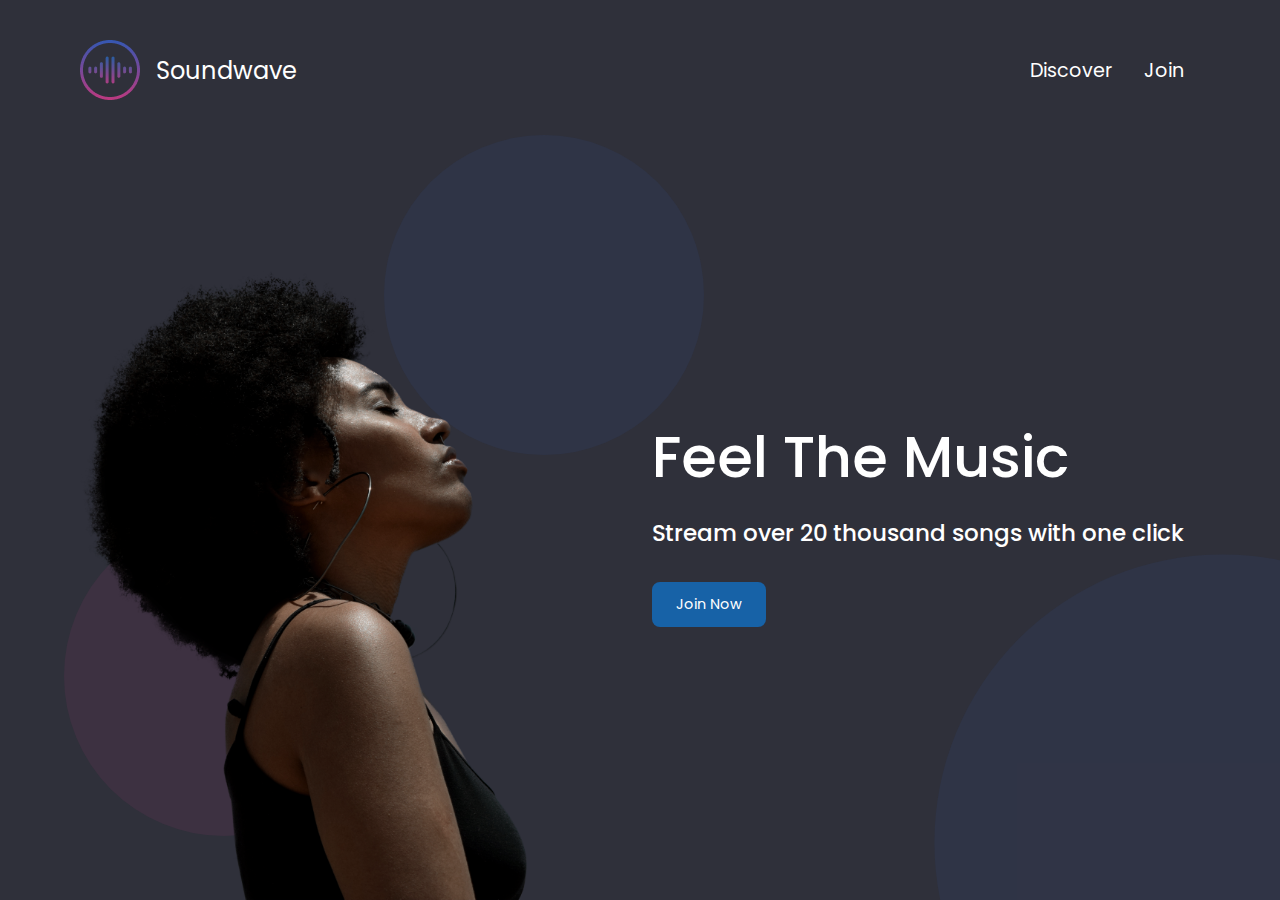
<file: index.html>
<!DOCTYPE html>
<html lang="en">
<head>
  <meta charset="UTF-8">
  <meta name="viewport" content="width=device-width, initial-scale=1.0">
  <meta http-equiv="X-UA-Compatible" content="ie=edge">
  <link href="css/styles.css" rel="stylesheet">
  <title>Soundwave</title>
</head>
<body class="container full-height-grow">
  <header class="main-header">
    <a href="index.html" class="brand-logo">
      <img src="images/logo.png">
      <div class="brand-logo-name">Soundwave</div>
    </a>
    <nav class="main-nav">
      <ul>
        <li><a href="discover.html">Discover</a></li>
        <li><a href="join.html">Join</a></li>
      </ul>
    </nav>
  </header>
  <section class="home-main-section">
    <div class="img-wrapper">
      <div class="lady-image"></div>
    </div>
    <div class="call-to-action">
      <h1 class="title">Feel The Music</h1>
      <span class="subtitle">Stream over 20 thousand songs with one click</span>
      <a href="join.html" class="btn">Join Now</a>
    </div>
  </section>
  <div class="home-page-circle-1"></div>
  <div class="home-page-circle-2"></div>
  <div class="home-page-circle-3"></div>
</body>
</html>
</file>
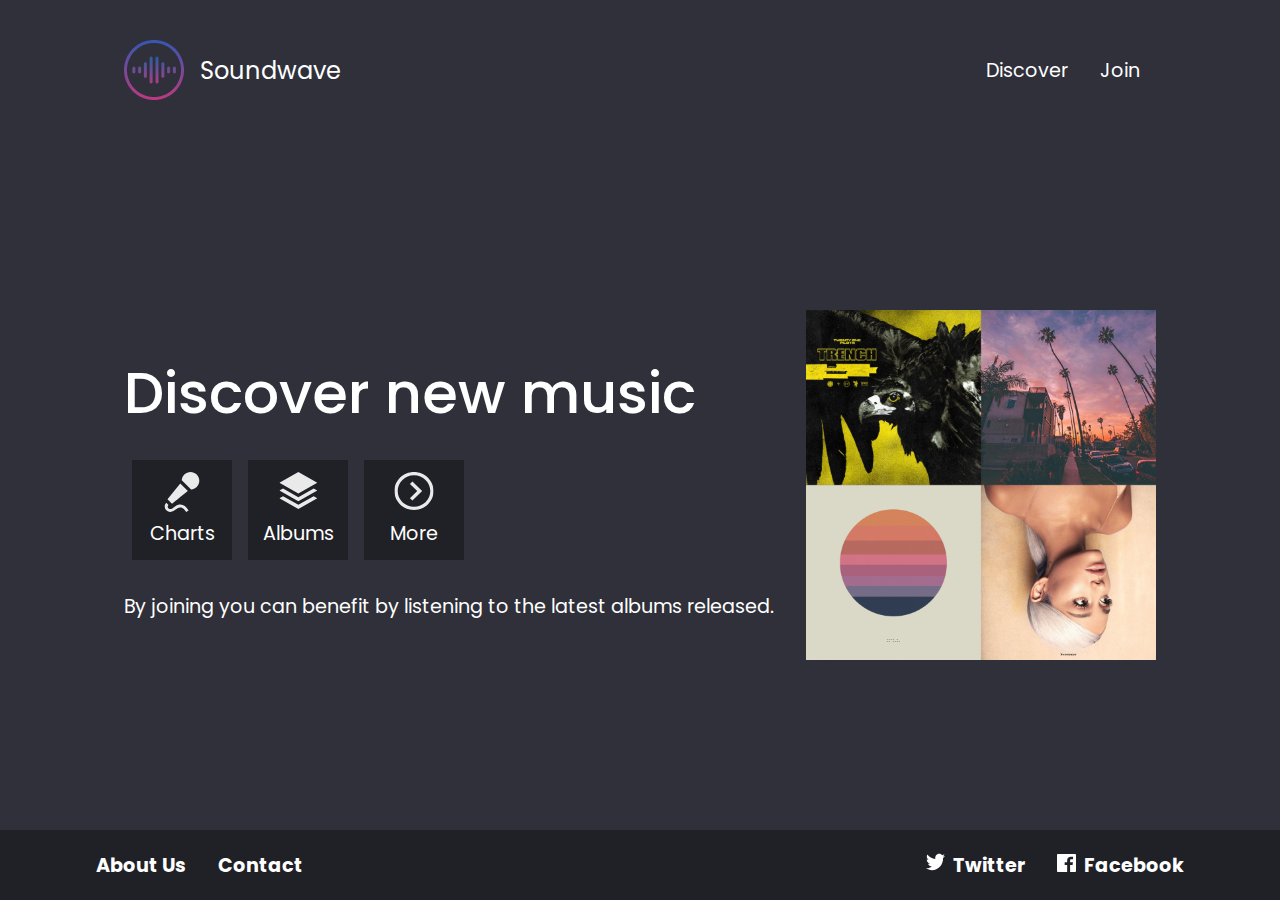
<file: discover.html>
<!DOCTYPE html>
<html lang="en">
<head>
  <meta charset="UTF-8">
  <meta name="viewport" content="width=device-width, initial-scale=1.0">
  <meta http-equiv="X-UA-Compatible" content="ie=edge">
  <link href="css/styles.css" rel="stylesheet">
  <title>Soundwave - Discover</title>
</head>
<body class="full-height-grow">
  <div class="container full-height-grow">
    <header class="main-header">
      <a href="index.html" class="brand-logo">
        <img src="images/logo.png">
        <div class="brand-logo-name">Soundwave</div>
      </a>
      <nav class="main-nav">
        <ul>
          <li><a href="discover.html">Discover</a></li>
          <li><a href="join.html">Join</a></li>
        </ul>
      </nav>
    </header>
    <section class="discover-main-section">
      <div class="call-to-action">
        <h1 class="title">Discover new music</h1>
        <div class="icon-section">
          <div class="icon">
            <img src="images/microphone.svg">
            Charts
          </div>
          <div class="icon">
            <img src="images/albums.svg">
            Albums
          </div>
          <div class="icon">
            <img src="images/more.svg">
            More
          </div>
        </div>
        By joining you can benefit by listening to the latest albums released.
      </div>
      <img class="covers-image" src="images/covers.jpg">
    </section>
  </div>

  <footer class="main-footer">
    <div class="container">
      <nav class="footer-nav">
        <ul>
          <li><a href="#">About Us</a></li>
          <li><a href="#">Contact</a></li>
        </ul>
      </nav>
      <nav class="footer-nav">
        <ul>
          <li>
            <a href="#" class="social-link">
              <img src="images/twitter.svg">
              Twitter
            </a>
          </li>
          <li>
            <a href="#" class="social-link">
              <img src="images/facebook.svg">
              Facebook
            </a>
          </li>
        </ul>
      </nav>
    </div>
  </footer>
</body>
</html>
</file>
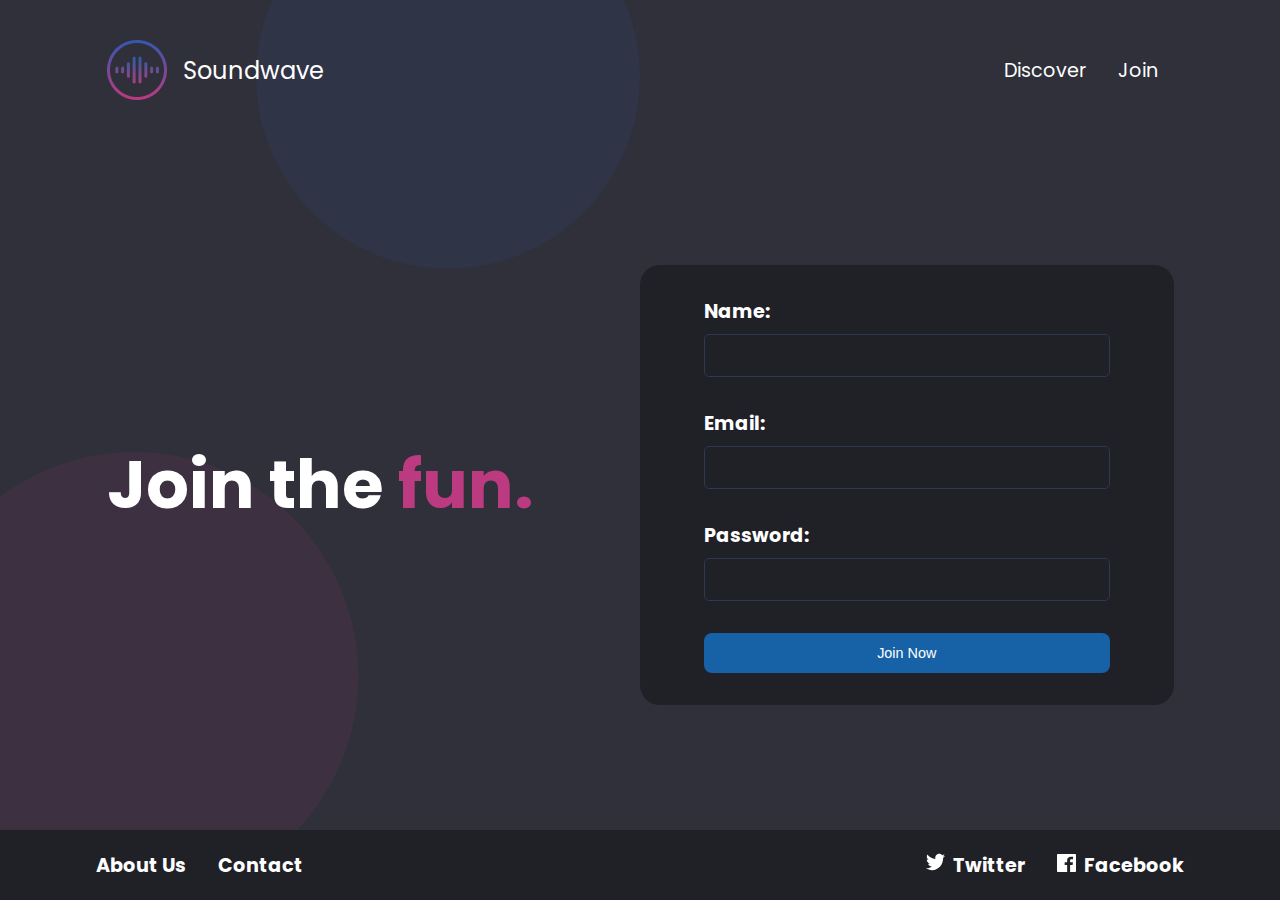
<file: join.html>
<!DOCTYPE html>
<html lang="en">
<head>
  <meta charset="UTF-8">
  <meta name="viewport" content="width=device-width, initial-scale=1.0">
  <meta http-equiv="X-UA-Compatible" content="ie=edge">
  <link href="css/styles.css" rel="stylesheet">
  <title>Soundwave - Join</title>
</head>
<body class="full-height-grow">
  <div class="container full-height-grow">
    <header class="main-header">
      <a href="index.html" class="brand-logo">
        <img src="images/logo.png">
        <div class="brand-logo-name">Soundwave</div>
      </a>
      <nav class="main-nav">
        <ul>
          <li><a href="discover.html">Discover</a></li>
          <li><a href="join.html">Join</a></li>
        </ul>
      </nav>
    </header>
    <section class="join-main-section">
      <h1 class="join-text">
        Join the
        <span class="accent-text">fun.</span>
      </h1>
      <form class="join-form">
        <div class="input-group">
          <label>Name:</label>
          <input type="text">
        </div>
        <div class="input-group">
          <label>Email:</label>
          <input type="email">
        </div>
        <div class="input-group">
          <label>Password:</label>
          <input type="password">
        </div>
        <div class="input-group">
          <button type="submit" class="btn">Join Now</button>
        </div>
      </form>
    </section>
  </div>

  <div class="join-page-circle-1"></div>
  <div class="join-page-circle-2"></div>

  <footer class="main-footer">
    <div class="container">
      <nav class="footer-nav">
        <ul>
          <li><a href="#">About Us</a></li>
          <li><a href="#">Contact</a></li>
        </ul>
      </nav>
      <nav class="footer-nav">
        <ul>
          <li>
            <a href="#" class="social-link">
              <img src="images/twitter.svg">
              Twitter
            </a>
          </li>
          <li>
            <a href="#" class="social-link">
              <img src="images/facebook.svg">
              Facebook
            </a>
          </li>
        </ul>
      </nav>
    </div>
  </footer>
</body>
</html>
</file>
<file: css/styles.css>
@import url('https://fonts.googleapis.com/css?family=Poppins:400,500,700');

*, *::before, *::after {
  box-sizing: border-box;
}

body {
  padding: 0;
  margin: 0;
  background-color: #2F303A;
  font-family: Poppins, sans-serif;
  font-size: 1.2rem;
  color: white;
  min-height: 100vh;
}

.full-height-grow {
  display: flex;
  flex-direction: column;
}

.brand-logo {
  display: flex;
  align-items: center;
  font-size: 1.25em;
  color: inherit;
  text-decoration: none;
}

.brand-logo-name {
  margin-left: 1rem;
}

.main-nav ul, .footer-nav ul {
  display: flex;
  margin: 0;
  padding: 0;
  list-style: none;
}

.main-nav a, .footer-nav a {
  color: inherit;
  text-decoration: none;
  padding: 1rem;
}

.main-nav a:hover, .footer-nav a:hover  {
  color: #adadad;
}

.main-header, .main-footer {
  display: flex;
  justify-content: space-between;
  align-items: center;
}

.main-header {
  height: 140px;
}

.main-footer {
  height: 70px;
  background-color: #202027;
  font-weight: bold;
}

.social-link img {
  width: 1em;
  margin-right: .25rem;
}

.main-footer .container {
  display: flex;
  justify-content: space-between;
}

.container {
  max-width: 1200px;
  margin: 0 auto;
  padding: 0 40px;
  flex-grow: 1;
}

.title {
  font-weight: 500;
  font-size: 3em;
  margin-bottom: 1rem;
  margin-top: 0;
}

.subtitle {
  font-weight: 500;
  font-size: 1.2em;
  margin-bottom: 2rem;
}

.btn {
  color: white;
  background-color: #1762A7;
  padding: .75rem 1.5rem;
  border-radius: .5rem;
  text-decoration: none;
  font-size: .9rem;
  outline: none;
  border: none;
  cursor: pointer;
}

.btn:hover {
  background-color: #2180d8;
}

.btn:focus {
  background-color: #2796ff;
}

/* Discover */
.discover-main-section {
  display: flex;
  align-items: center;
  justify-content: space-between;
  flex-grow: 1;
}

.discover-main-section .covers-image {
  width: 30vw;
  margin-left: 2rem;
  height: auto;
  max-width: 350px;
}

.icon-section {
  display: flex;
}

.icon {
  display: flex;
  flex-direction: column;
  justify-content: space-between;
  align-items: center;
  margin: .5rem;
  padding: .75rem;
  width: 100px;
  height: 100px;
  background-color: #202027;
  margin-bottom: 2rem;
}

.icon img {
  width: 40px;
}

@media (max-width: 800px) {
  .discover-main-section {
    flex-direction: column;
    justify-content: center;
  }

  .discover-main-section .covers-image {
    margin-top: 2rem;
    height: 30vh;
    width: auto;
  }
}

/* Index */

.home-main-section {
  display: flex;
  align-items: stretch;
  justify-content: space-between;
  flex-grow: 1;
}

.home-main-section .img-wrapper {
  flex-grow: 1;
  flex-direction: column;
  display: flex;
  align-items: stretch;
  justify-content: flex-end;
}

.home-main-section .lady-image {
  background-image: url(../images/landing-page-girl.png);
  flex-grow: 1;
  max-height: 70vh;
  min-width: 30vw;
  background-size: contain;
  background-repeat: no-repeat;
  background-position: bottom left;
}

.home-main-section .call-to-action {
  display: flex;
  flex-direction: column;
  align-items: flex-start;
  margin: 1rem;
  align-self: center;
}

@media (max-width: 900px) {
  .home-main-section .img-wrapper {
    display: none;
  }

  .home-main-section {
    justify-content: center;
  }
}

.home-page-circle-1 {
  position: absolute;
  width: 25vw;
  height: 25vw;
  border-radius: 50%;
  background-color: rgb(188, 58, 128, .1);
  bottom: 5vw;
  left: 5vw;
  z-index: -1;
}

.home-page-circle-2 {
  position: absolute;
  width: 25vw;
  height: 25vw;
  border-radius: 50%;
  background-color: rgb(52, 87, 178, .1);
  top: 15vh;
  left: 30vw;
  z-index: -1;
}

.home-page-circle-3 {
  position: absolute;
  overflow: hidden;
  width: 45vw;
  height: 45vw;
  bottom: 0;
  right: 0;
  z-index: -1;
}

.home-page-circle-3::before {
  content: '';
  transform: translate(40%, 40%);
  position: absolute;
  height: 100%;
  width: 100%;
  border-radius: 50%;
  background-color: rgb(52, 87, 178, .1);
}

/* Join */

.join-main-section {
  display: flex;
  justify-content: space-between;
  align-items: center;
  flex-grow: 1;
}

.join-text {
  font-size: 3.5em;
  font-weight: bold;
  margin: 0;
}

.accent-text {
  color: #BC3A80;
}

.join-form {
  background-color: #202027;
  width: 50vw;
  max-width: 50%;
  padding: 2rem 4rem;
  border-radius: 20px;
}

.input-group {
  margin-bottom: 2rem;
  display: flex;
  flex-direction: column;
}

.input-group:last-child {
  margin-bottom: 0;
}

.input-group label {
  font-weight: bold;
  margin-bottom: .5rem;
}

.input-group input {
  outline: none;
  background: none;
  border: 1px solid #2E3852;
  font-size: 1em;
  padding: .5em;
  color: inherit;
  border-radius: 5px;
}

.input-group input:focus {
  border-color: #596da0;
}

@media (max-width: 900px) {
  .join-main-section {
    flex-direction: column;
    justify-content: center;
  }

  .join-form {
    width: 80vw;
    max-width: inherit;
    margin: 2rem 0;
  }
}

.join-page-circle-1 {
  position: absolute;
  overflow: hidden;
  width: 35vw;
  height: 35vw;
  bottom: 0;
  left: 0;
  z-index: -1;
}

.join-page-circle-1::before {
  content: '';
  transform: translateX(-20%);
  position: absolute;
  height: 100%;
  width: 100%;
  border-radius: 50%;
  background-color: rgb(188, 58, 128, .1);
}

.join-page-circle-2 {
  position: absolute;
  overflow: hidden;
  width: 30vw;
  height: 30vw;
  top: 0;
  left: 20vw;
  z-index: -1;
}

.join-page-circle-2::before {
  content: '';
  transform: translateY(-30%);
  position: absolute;
  height: 100%;
  width: 100%;
  border-radius: 50%;
  background-color: rgb(52, 87, 178, .1);
}
</file>
